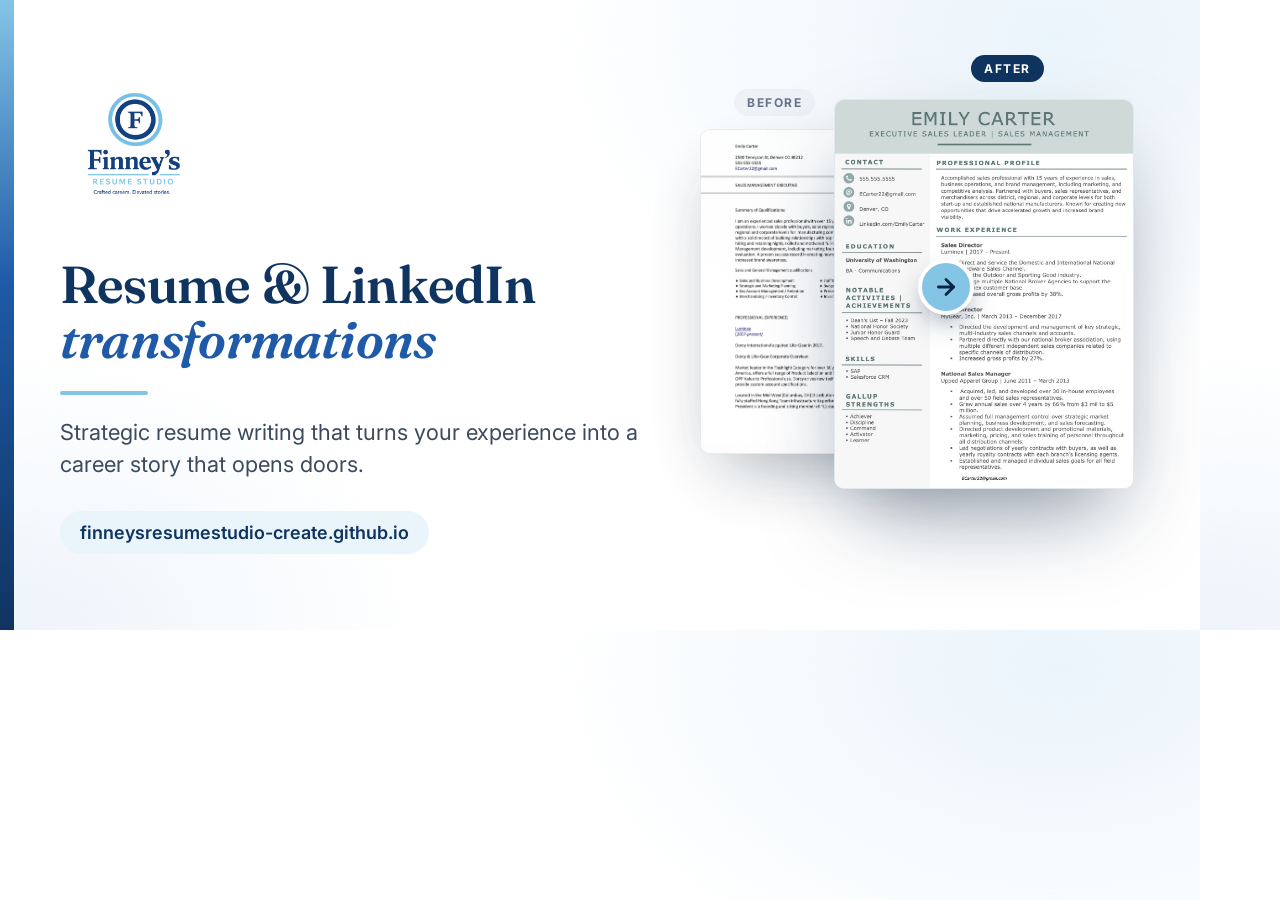
<file: _ogcard.html>
<!DOCTYPE html>
<html lang="en">
<head>
<meta charset="UTF-8" />
<link rel="preconnect" href="https://fonts.googleapis.com" />
<link rel="preconnect" href="https://fonts.gstatic.com" crossorigin />
<link href="https://fonts.googleapis.com/css2?family=Fraunces:ital,opsz,wght@0,9..144,400..700;1,9..144,400..600&family=Inter:wght@400;500;600;700&display=swap" rel="stylesheet" />
<style>
  *{box-sizing:border-box;margin:0;}
  html,body{width:1200px;height:630px;overflow:hidden;}
  body{
    font-family:"Inter",system-ui,sans-serif;
    background:
      radial-gradient(70% 90% at 88% 6%, #eaf4fb 0%, rgba(234,244,251,0) 60%),
      radial-gradient(60% 80% at 2% 100%, #eef4fb 0%, rgba(238,244,251,0) 55%),
      #ffffff;
    display:flex; align-items:center; gap:40px;
    padding:0 60px; position:relative;
  }
  /* navy accent bar */
  body::before{content:"";position:absolute;left:0;top:0;bottom:0;width:14px;
    background:linear-gradient(180deg,#84c5e6,#1e5aa8 45%,#0f3460);}

  .left{width:600px;flex:none;}
  .logo{height:150px;width:auto;margin-bottom:26px;}
  h1{
    font-family:"Fraunces",Georgia,serif;font-weight:600;color:#0f3460;
    font-size:52px;line-height:1.06;letter-spacing:-0.015em;margin-bottom:18px;
  }
  h1 em{font-style:italic;color:#1e5aa8;}
  .sub{font-size:22px;color:#3c4a5e;line-height:1.45;font-weight:400;}
  .rule{width:88px;height:4px;background:#84c5e6;border-radius:3px;margin:24px 0 22px;}
  .url{
    margin-top:30px;font-size:18px;font-weight:600;color:#0f3460;
    display:inline-flex;align-items:center;gap:10px;
    background:#eaf4fb;padding:11px 20px;border-radius:100px;
  }

  /* right: before -> after */
  .right{position:relative;flex:1;height:520px;}
  .shot{position:absolute;border-radius:10px;overflow:hidden;background:#fff;
    border:1px solid #e3e8ef;box-shadow:0 30px 70px -22px rgba(10,35,66,.45);}
  .shot img{width:100%;height:100%;object-fit:cover;object-position:top;display:block;}
  .before{width:250px;height:325px;left:0;top:74px;filter:grayscale(.35);opacity:.85;}
  .after {width:300px;height:390px;right:6px;top:44px;box-shadow:0 40px 90px -26px rgba(10,35,66,.55);}
  .tag{
    position:absolute;font-size:12px;font-weight:700;letter-spacing:.13em;
    text-transform:uppercase;padding:6px 13px;border-radius:100px;
  }
  .tag-b{left:34px;top:34px;background:#eef1f6;color:#67748a;}
  .tag-a{right:96px;top:0px;background:#0f3460;color:#fff;}
  .arrow{
    position:absolute;left:218px;top:204px;width:56px;height:56px;border-radius:50%;
    background:#84c5e6;color:#0a2342;display:grid;place-items:center;z-index:5;
    border:4px solid #fff;box-shadow:0 12px 28px -8px rgba(10,35,66,.5);
  }
</style>
</head>
<body>
  <div class="left">
    <img class="logo" src="assets/img/logo.png" alt="" />
    <h1>Resume &amp; LinkedIn<br/><em>transformations</em></h1>
    <div class="rule"></div>
    <p class="sub">Strategic resume writing that turns your experience into a career story that opens doors.</p>
    <div class="url">finneysresumestudio-create.github.io</div>
  </div>

  <div class="right">
    <span class="tag tag-b">Before</span>
    <div class="shot before"><img src="assets/img/transformations/emily-carter-before.jpg" alt="" /></div>
    <div class="arrow">
      <svg viewBox="0 0 24 24" width="26" height="26" fill="none" stroke="currentColor" stroke-width="2.6" stroke-linecap="round" stroke-linejoin="round"><line x1="5" y1="12" x2="19" y2="12"/><polyline points="12 5 19 12 12 19"/></svg>
    </div>
    <span class="tag tag-a">After</span>
    <div class="shot after"><img src="assets/img/transformations/emily-carter-after.jpg" alt="" /></div>
  </div>
</body>
</html>
</file>
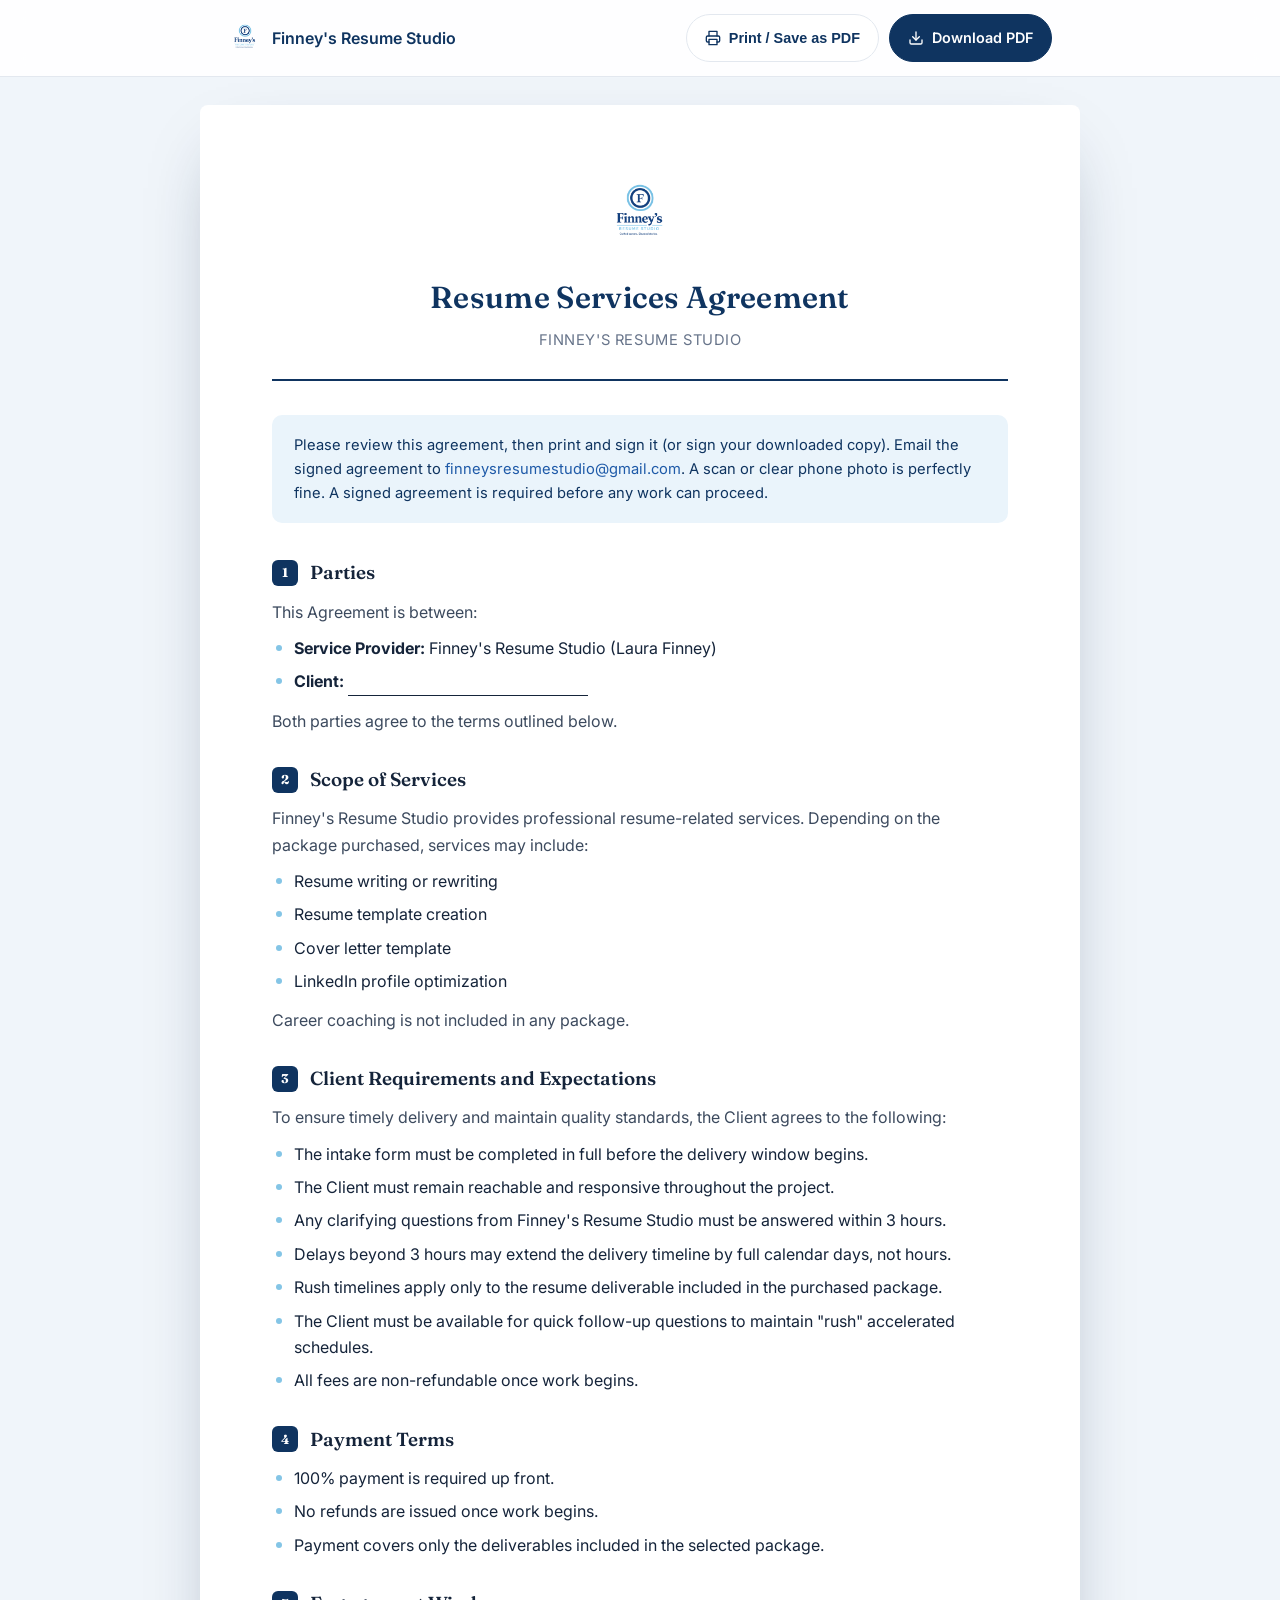
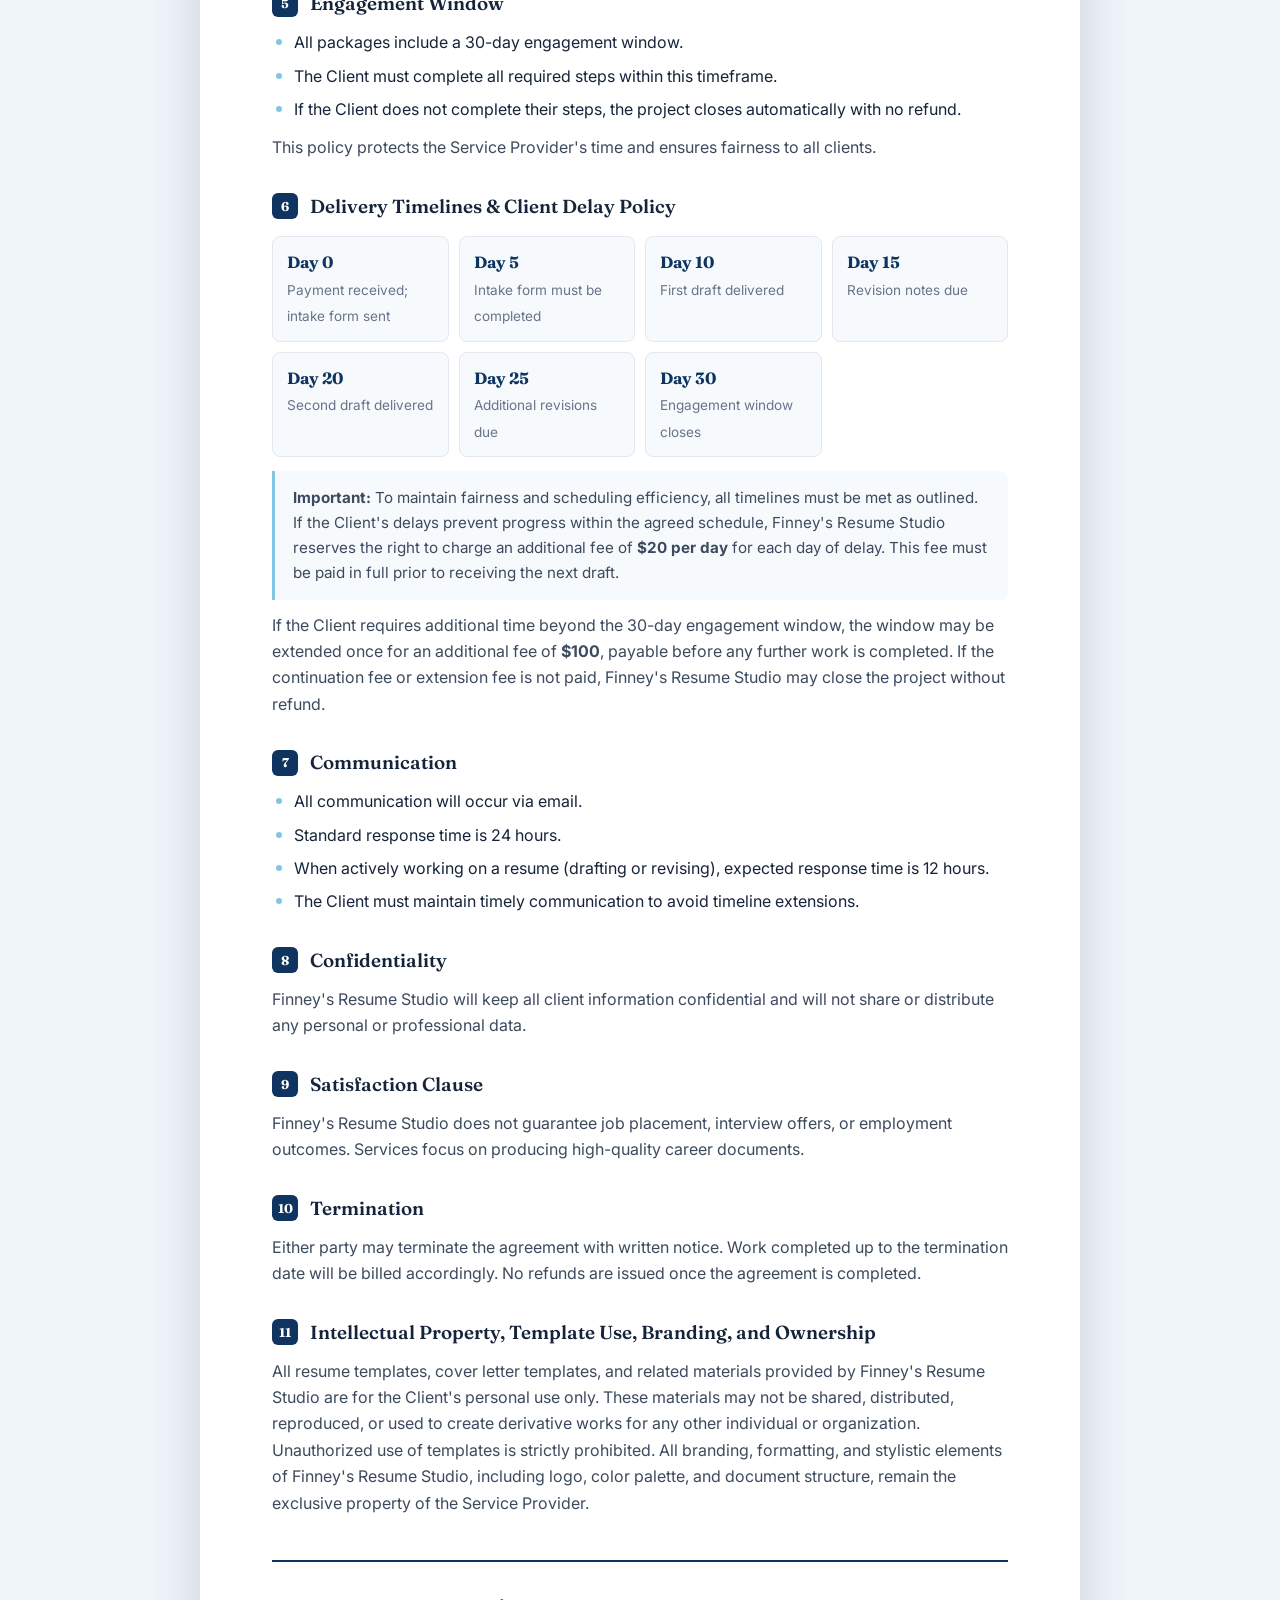
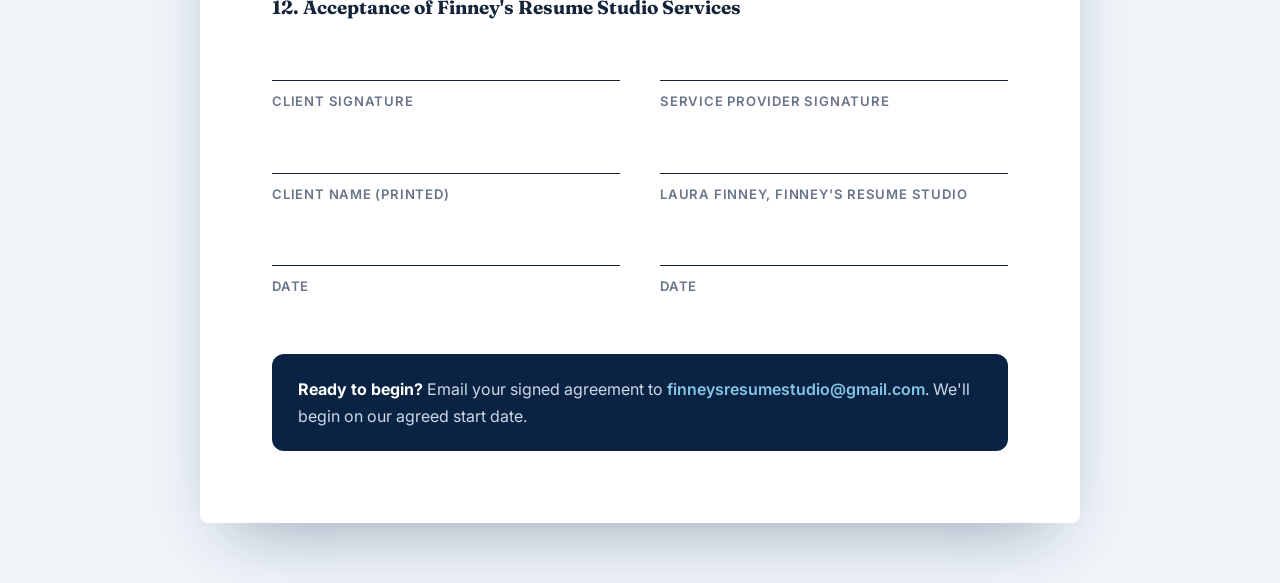
<file: agreement.html>
<!DOCTYPE html>
<html lang="en">
<head>
  <meta charset="UTF-8" />
  <meta name="viewport" content="width=device-width, initial-scale=1.0" />
  <title>Resume Services Agreement | Finney's Resume Studio</title>
  <meta name="description" content="The Resume Services Agreement for Finney's Resume Studio. Review, print, sign, and email it to finneysresumestudio@gmail.com to begin your project." />
  <meta name="robots" content="noindex" />
  <link rel="canonical" href="https://finneysresumestudio-create.github.io/agreement.html" />
  <link rel="icon" type="image/svg+xml" href="assets/img/favicon.svg" />
  <link rel="preconnect" href="https://fonts.googleapis.com" />
  <link rel="preconnect" href="https://fonts.gstatic.com" crossorigin />
  <link href="https://fonts.googleapis.com/css2?family=Fraunces:opsz,wght@9..144,400..600&family=Inter:wght@400;500;600;700&display=swap" rel="stylesheet" />
  <style>
    :root{
      --navy:#0f3460; --navy-900:#0a2342; --royal:#1e5aa8; --sky:#84c5e6; --sky-100:#eaf4fb;
      --ink:#15243a; --body:#3c4a5e; --muted:#67748a; --line:#e3e8ef;
      --serif:"Fraunces",Georgia,serif; --sans:"Inter",-apple-system,BlinkMacSystemFont,"Segoe UI",Roboto,sans-serif;
    }
    *{box-sizing:border-box;margin:0;}
    body{font-family:var(--sans);color:var(--body);background:#f0f5fa;line-height:1.65;font-size:16px;-webkit-font-smoothing:antialiased;}
    a{color:var(--royal);text-decoration:none;}
    a:hover{text-decoration:underline;}
    .toolbar{position:sticky;top:0;z-index:10;background:rgba(255,255,255,.9);backdrop-filter:blur(12px);border-bottom:1px solid var(--line);}
    .toolbar-inner{max-width:880px;margin:0 auto;padding:14px 28px;display:flex;align-items:center;justify-content:space-between;gap:14px;flex-wrap:wrap;}
    .toolbar .home{display:flex;align-items:center;gap:10px;color:var(--navy);font-weight:600;}
    .toolbar .home img{width:34px;height:34px;}
    .toolbar .actions{display:flex;gap:10px;flex-wrap:wrap;}
    .btn{display:inline-flex;align-items:center;gap:8px;font-weight:600;font-size:.9rem;padding:11px 18px;border-radius:100px;cursor:pointer;border:1.5px solid var(--line);color:var(--navy);background:#fff;transition:all .2s ease;}
    .btn:hover{text-decoration:none;border-color:var(--navy);transform:translateY(-1px);}
    .btn-primary{background:var(--navy);color:#fff;border-color:var(--navy);}
    .btn-primary:hover{background:var(--navy-900);color:#fff;}
    .btn svg{width:16px;height:16px;}
    .sheet{max-width:880px;margin:28px auto 60px;background:#fff;padding:clamp(30px,6vw,72px);box-shadow:0 30px 70px -28px rgba(10,35,66,.4);border-radius:8px;}
    .doc-head{text-align:center;border-bottom:2px solid var(--navy);padding-bottom:26px;margin-bottom:34px;}
    .doc-head img{width:74px;height:74px;margin:0 auto 14px;}
    .doc-head h1{font-family:var(--serif);font-size:1.9rem;color:var(--navy);font-weight:600;letter-spacing:.01em;}
    .doc-head .sub{color:var(--muted);font-size:.92rem;margin-top:6px;letter-spacing:.04em;text-transform:uppercase;}
    .intro{background:var(--sky-100);border-radius:10px;padding:18px 22px;font-size:.92rem;color:var(--navy);margin-bottom:34px;}
    .clause{margin-bottom:30px;}
    .clause h2{font-family:var(--serif);font-size:1.18rem;color:var(--ink);font-weight:600;margin-bottom:10px;display:flex;gap:12px;align-items:baseline;}
    .clause h2 .n{font-size:.8rem;font-weight:700;color:#fff;background:var(--navy);min-width:26px;height:26px;border-radius:6px;display:inline-flex;align-items:center;justify-content:center;align-self:center;}
    .clause p{margin-bottom:10px;color:var(--body);}
    .clause ul{margin:8px 0 12px;padding:0;list-style:none;}
    .clause li{position:relative;padding-left:22px;margin-bottom:7px;color:var(--ink);}
    .clause li::before{content:"";position:absolute;left:4px;top:10px;width:6px;height:6px;border-radius:50%;background:var(--sky);}
    .field-fill{display:inline-block;border-bottom:1.5px solid var(--ink);min-width:240px;}
    .callout{border-left:3px solid var(--sky);background:#f7fafd;padding:14px 18px;border-radius:0 8px 8px 0;margin:12px 0;font-size:.95rem;}
    .timeline-list{display:grid;grid-template-columns:repeat(auto-fit,minmax(150px,1fr));gap:10px;margin:14px 0;}
    .timeline-list div{background:#f7fafd;border:1px solid var(--line);border-radius:8px;padding:12px 14px;}
    .timeline-list b{display:block;font-family:var(--serif);color:var(--navy);font-size:1.02rem;}
    .timeline-list span{font-size:.85rem;color:var(--muted);}
    .sign{margin-top:44px;padding-top:30px;border-top:2px solid var(--navy);}
    .sign h2{font-family:var(--serif);font-size:1.18rem;color:var(--ink);margin-bottom:24px;}
    .sign-row{display:grid;grid-template-columns:1fr 1fr;gap:30px 40px;margin-top:10px;}
    .sign-field{margin-bottom:26px;}
    .sign-line{border-bottom:1.5px solid var(--ink);height:34px;margin-bottom:6px;}
    .sign-field label{font-size:.82rem;color:var(--muted);font-weight:600;text-transform:uppercase;letter-spacing:.06em;}
    .return-note{margin-top:30px;background:var(--navy-900);color:#cdd9ea;border-radius:12px;padding:22px 26px;}
    .return-note b{color:#fff;}
    .return-note a{color:var(--sky);font-weight:600;}
    @media (max-width:560px){ .sign-row{grid-template-columns:1fr;} }
    @media print{
      body{background:#fff;font-size:11.5pt;}
      .toolbar,.return-note .btn{display:none !important;}
      .sheet{box-shadow:none;margin:0;max-width:100%;padding:0;border-radius:0;}
      .clause,.sign{page-break-inside:avoid;}
      a{color:var(--ink);}
    }
  </style>
</head>
<body>
  <div class="toolbar">
    <div class="toolbar-inner">
      <a class="home" href="index.html">
        <img src="assets/img/logo.png" alt="Finney's Resume Studio" />
        <span>Finney's Resume Studio</span>
      </a>
      <div class="actions">
        <button class="btn" onclick="window.print()">
          <svg viewBox="0 0 24 24" fill="none" stroke="currentColor" stroke-width="2" stroke-linecap="round" stroke-linejoin="round"><polyline points="6 9 6 2 18 2 18 9"/><path d="M6 18H4a2 2 0 0 1-2-2v-5a2 2 0 0 1 2-2h16a2 2 0 0 1 2 2v5a2 2 0 0 1-2 2h-2"/><rect x="6" y="14" width="12" height="8"/></svg>
          Print / Save as PDF
        </button>
        <a class="btn btn-primary" href="assets/docs/finneys-resume-studio-services-agreement.pdf" download>
          <svg viewBox="0 0 24 24" fill="none" stroke="currentColor" stroke-width="2" stroke-linecap="round" stroke-linejoin="round"><path d="M21 15v4a2 2 0 0 1-2 2H5a2 2 0 0 1-2-2v-4"/><polyline points="7 10 12 15 17 10"/><line x1="12" y1="15" x2="12" y2="3"/></svg>
          Download PDF
        </a>
      </div>
    </div>
  </div>

  <article class="sheet">
    <div class="doc-head">
      <img src="assets/img/logo.png" alt="Finney's Resume Studio logo" />
      <h1>Resume Services Agreement</h1>
      <div class="sub">Finney's Resume Studio</div>
    </div>

    <p class="intro">Please review this agreement, then print and sign it (or sign your downloaded copy). Email the signed agreement to <a href="mailto:finneysresumestudio@gmail.com">finneysresumestudio@gmail.com</a>. A scan or clear phone photo is perfectly fine. A signed agreement is required before any work can proceed.</p>

    <div class="clause">
      <h2><span class="n">1</span>Parties</h2>
      <p>This Agreement is between:</p>
      <ul>
        <li><strong>Service Provider:</strong> Finney's Resume Studio (Laura Finney)</li>
        <li><strong>Client:</strong> <span class="field-fill">&nbsp;</span></li>
      </ul>
      <p>Both parties agree to the terms outlined below.</p>
    </div>

    <div class="clause">
      <h2><span class="n">2</span>Scope of Services</h2>
      <p>Finney's Resume Studio provides professional resume-related services. Depending on the package purchased, services may include:</p>
      <ul>
        <li>Resume writing or rewriting</li>
        <li>Resume template creation</li>
        <li>Cover letter template</li>
        <li>LinkedIn profile optimization</li>
      </ul>
      <p>Career coaching is not included in any package.</p>
    </div>

    <div class="clause">
      <h2><span class="n">3</span>Client Requirements and Expectations</h2>
      <p>To ensure timely delivery and maintain quality standards, the Client agrees to the following:</p>
      <ul>
        <li>The intake form must be completed in full before the delivery window begins.</li>
        <li>The Client must remain reachable and responsive throughout the project.</li>
        <li>Any clarifying questions from Finney's Resume Studio must be answered within 3 hours.</li>
        <li>Delays beyond 3 hours may extend the delivery timeline by full calendar days, not hours.</li>
        <li>Rush timelines apply only to the resume deliverable included in the purchased package.</li>
        <li>The Client must be available for quick follow-up questions to maintain "rush" accelerated schedules.</li>
        <li>All fees are non-refundable once work begins.</li>
      </ul>
    </div>

    <div class="clause">
      <h2><span class="n">4</span>Payment Terms</h2>
      <ul>
        <li>100% payment is required up front.</li>
        <li>No refunds are issued once work begins.</li>
        <li>Payment covers only the deliverables included in the selected package.</li>
      </ul>
    </div>

    <div class="clause">
      <h2><span class="n">5</span>Engagement Window</h2>
      <ul>
        <li>All packages include a 30-day engagement window.</li>
        <li>The Client must complete all required steps within this timeframe.</li>
        <li>If the Client does not complete their steps, the project closes automatically with no refund.</li>
      </ul>
      <p>This policy protects the Service Provider's time and ensures fairness to all clients.</p>
    </div>

    <div class="clause">
      <h2><span class="n">6</span>Delivery Timelines &amp; Client Delay Policy</h2>
      <div class="timeline-list">
        <div><b>Day 0</b><span>Payment received; intake form sent</span></div>
        <div><b>Day 5</b><span>Intake form must be completed</span></div>
        <div><b>Day 10</b><span>First draft delivered</span></div>
        <div><b>Day 15</b><span>Revision notes due</span></div>
        <div><b>Day 20</b><span>Second draft delivered</span></div>
        <div><b>Day 25</b><span>Additional revisions due</span></div>
        <div><b>Day 30</b><span>Engagement window closes</span></div>
      </div>
      <div class="callout"><strong>Important:</strong> To maintain fairness and scheduling efficiency, all timelines must be met as outlined. If the Client's delays prevent progress within the agreed schedule, Finney's Resume Studio reserves the right to charge an additional fee of <strong>$20 per day</strong> for each day of delay. This fee must be paid in full prior to receiving the next draft.</div>
      <p>If the Client requires additional time beyond the 30-day engagement window, the window may be extended once for an additional fee of <strong>$100</strong>, payable before any further work is completed. If the continuation fee or extension fee is not paid, Finney's Resume Studio may close the project without refund.</p>
    </div>

    <div class="clause">
      <h2><span class="n">7</span>Communication</h2>
      <ul>
        <li>All communication will occur via email.</li>
        <li>Standard response time is 24 hours.</li>
        <li>When actively working on a resume (drafting or revising), expected response time is 12 hours.</li>
        <li>The Client must maintain timely communication to avoid timeline extensions.</li>
      </ul>
    </div>

    <div class="clause">
      <h2><span class="n">8</span>Confidentiality</h2>
      <p>Finney's Resume Studio will keep all client information confidential and will not share or distribute any personal or professional data.</p>
    </div>

    <div class="clause">
      <h2><span class="n">9</span>Satisfaction Clause</h2>
      <p>Finney's Resume Studio does not guarantee job placement, interview offers, or employment outcomes. Services focus on producing high-quality career documents.</p>
    </div>

    <div class="clause">
      <h2><span class="n">10</span>Termination</h2>
      <p>Either party may terminate the agreement with written notice. Work completed up to the termination date will be billed accordingly. No refunds are issued once the agreement is completed.</p>
    </div>

    <div class="clause">
      <h2><span class="n">11</span>Intellectual Property, Template Use, Branding, and Ownership</h2>
      <p>All resume templates, cover letter templates, and related materials provided by Finney's Resume Studio are for the Client's personal use only. These materials may not be shared, distributed, reproduced, or used to create derivative works for any other individual or organization. Unauthorized use of templates is strictly prohibited. All branding, formatting, and stylistic elements of Finney's Resume Studio, including logo, color palette, and document structure, remain the exclusive property of the Service Provider.</p>
    </div>

    <div class="sign">
      <h2>12. Acceptance of Finney's Resume Studio Services</h2>
      <div class="sign-row">
        <div>
          <div class="sign-field"><div class="sign-line"></div><label>Client Signature</label></div>
          <div class="sign-field"><div class="sign-line"></div><label>Client Name (printed)</label></div>
          <div class="sign-field"><div class="sign-line"></div><label>Date</label></div>
        </div>
        <div>
          <div class="sign-field"><div class="sign-line"></div><label>Service Provider Signature</label></div>
          <div class="sign-field"><div class="sign-line"></div><label>Laura Finney, Finney's Resume Studio</label></div>
          <div class="sign-field"><div class="sign-line"></div><label>Date</label></div>
        </div>
      </div>
    </div>

    <div class="return-note">
      <p><b>Ready to begin?</b> Email your signed agreement to <a href="mailto:finneysresumestudio@gmail.com?subject=Signed%20Services%20Agreement">finneysresumestudio@gmail.com</a>. We'll begin on our agreed start date.</p>
    </div>
  </article>
</body>
</html>
</file>
